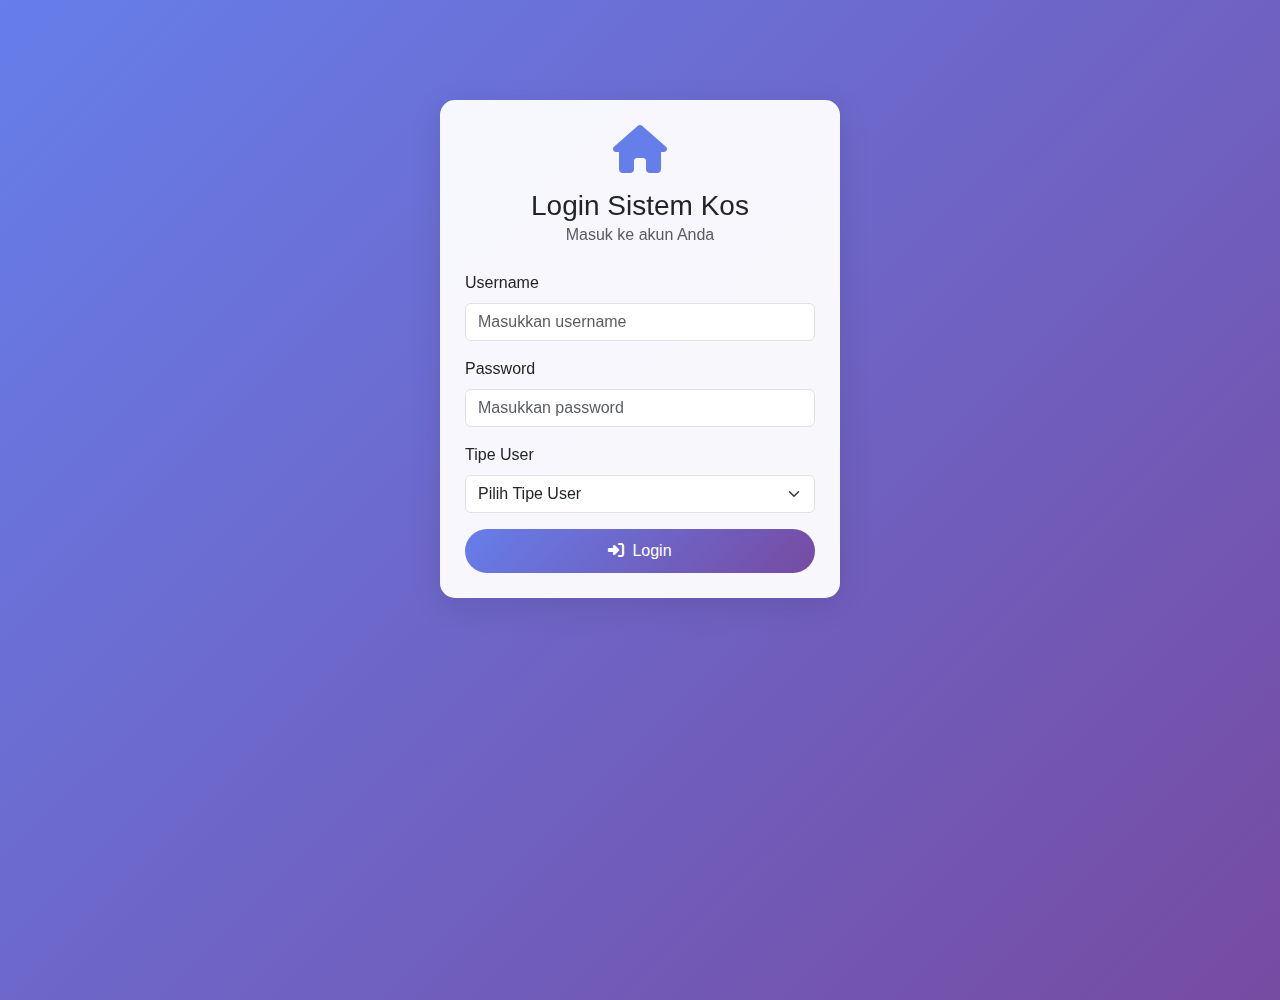
<file: index.html>
<!DOCTYPE html>
<html lang="id">
<head>
    <meta charset="UTF-8">
    <meta name="viewport" content="width=device-width, initial-scale=1.0">
    <title>Login - Sistem Manajemen Kos</title>
    <link href="https://cdnjs.cloudflare.com/ajax/libs/bootstrap/5.3.0/css/bootstrap.min.css" rel="stylesheet">
    <link href="https://cdnjs.cloudflare.com/ajax/libs/font-awesome/6.4.0/css/all.min.css" rel="stylesheet">
    <style>
        body {
            background: linear-gradient(135deg, #667eea 0%, #764ba2 100%);
            min-height: 100vh;
            font-family: 'Segoe UI', Tahoma, Geneva, Verdana, sans-serif;
        }
        .login-card {
            background: rgba(255, 255, 255, 0.95);
            border-radius: 15px;
            box-shadow: 0 8px 32px rgba(0, 0, 0, 0.1);
            backdrop-filter: blur(10px);
            border: 1px solid rgba(255, 255, 255, 0.2);
            max-width: 400px;
            margin: auto;
            margin-top: 100px;
        }
        .btn-primary {
            background: linear-gradient(135deg, #667eea 0%, #764ba2 100%);
            border: none;
            border-radius: 25px;
            padding: 10px 30px;
            font-weight: 500;
        }
        .btn-primary:hover {
            transform: translateY(-2px);
            box-shadow: 0 4px 15px rgba(102, 126, 234, 0.3);
        }
        .form-control:focus {
            border-color: #667eea;
            box-shadow: 0 0 0 0.2rem rgba(102, 126, 234, 0.25);
        }
        .form-select:focus {
            border-color: #667eea;
            box-shadow: 0 0 0 0.2rem rgba(102, 126, 234, 0.25);
        }
        .text-primary {
            color: #667eea !important;
        }
        .alert {
            border-radius: 10px;
            margin-top: 15px;
        }
    </style>
</head>
<body>
    <div class="container">
        <div class="login-card">
            <div class="card-body p-4">
                <div class="text-center mb-4">
                    <i class="fas fa-home fa-3x text-primary mb-3"></i>
                    <h3 class="card-title">Login Sistem Kos</h3>
                    <p class="text-muted">Masuk ke akun Anda</p>
                </div>
                
                <!-- Alert untuk notifikasi -->
                <div id="alertContainer"></div>
                
                <form id="loginForm">
                    <div class="mb-3">
                        <label for="username" class="form-label">Username</label>
                        <input type="text" class="form-control" id="username" required placeholder="Masukkan username">
                    </div>
                    <div class="mb-3">
                        <label for="password" class="form-label">Password</label>
                        <input type="password" class="form-control" id="password" required placeholder="Masukkan password">
                    </div>
                    <div class="mb-3">
                        <label for="userType" class="form-label">Tipe User</label>
                        <select class="form-select" id="userType" required>
                            <option value="">Pilih Tipe User</option>
                            <option value="user">Penghuni Kos</option>
                            <option value="admin">Administrator</option>
                        </select>
                    </div>
                    <button type="submit" class="btn btn-primary w-100">
                        <i class="fas fa-sign-in-alt me-2"></i>Login
                    </button>
                </form>
                
                <!-- <div class="mt-3">
                    <small class="text-muted">
                        <strong>Demo Account:</strong><br>
                        User: username "user", password "password"<br>
                        Admin: username "admin", password "password"
                    </small>
                </div> -->
            </div>
        </div>
    </div>

    <script src="https://cdnjs.cloudflare.com/ajax/libs/bootstrap/5.3.0/js/bootstrap.bundle.min.js"></script>
    <script>
        function showAlert(message, type = 'danger') {
            const alertContainer = document.getElementById('alertContainer');
            const alertHTML = `
                <div class="alert alert-${type} alert-dismissible fade show" role="alert">
                    <i class="fas fa-${type === 'success' ? 'check-circle' : 'exclamation-triangle'} me-2"></i>
                    ${message}
                    <button type="button" class="btn-close" data-bs-dismiss="alert"></button>
                </div>
            `;
            alertContainer.innerHTML = alertHTML;
            
            setTimeout(() => {
                const alert = alertContainer.querySelector('.alert');
                if (alert) {
                    alert.remove();
                }
            }, 5000);
        }

        document.getElementById('loginForm').addEventListener('submit', function(e) {
            e.preventDefault();
            
            const username = document.getElementById('username').value.trim();
            const password = document.getElementById('password').value.trim();
            const userType = document.getElementById('userType').value;

            if (!username || !password || !userType) {
                showAlert('Semua field harus diisi!');
                return;
            }

            const loginButton = this.querySelector('button[type="submit"]');
            const originalText = loginButton.innerHTML;
            
            loginButton.innerHTML = '<i class="fas fa-spinner fa-spin me-2"></i>Memproses...';
            loginButton.disabled = true;

            setTimeout(() => {
            loginButton.innerHTML = originalText;
            loginButton.disabled = false;

            if (username === 'user' && password === 'password' && userType === 'user') {
                showAlert('Login berhasil! Mengarahkan ke dashboard penghuni...', 'success');
                sessionStorage.setItem('userLoggedIn', 'true');
                sessionStorage.setItem('userType', 'user');
                setTimeout(() => {
                    window.location.href = 'beranda.html'; 
                }, 1500); 
            } else if (username === 'admin' && password === 'password' && userType === 'admin') {
                showAlert('Login berhasil! Mengarahkan ke dashboard admin...', 'success');
                sessionStorage.setItem('userLoggedIn', 'true');
                sessionStorage.setItem('userType', 'admin');
                setTimeout(() => {
                    window.location.href = 'admin.html'; 
                }, 100); 
            } else {
                showAlert('Username, password, atau tipe user tidak valid!');
            }
        }, 1000);
        });

        ['username', 'password', 'userType'].forEach(id => {
            document.getElementById(id).addEventListener('input', function() {
                const alertContainer = document.getElementById('alertContainer');
                if (alertContainer.innerHTML) {
                    alertContainer.innerHTML = '';
                }
            });
        });

        document.querySelectorAll('.form-control, .form-select').forEach(element => {
            element.addEventListener('blur', function() {
                if (this.hasAttribute('required') && !this.value.trim()) {
                    this.classList.add('is-invalid');
                } else {
                    this.classList.remove('is-invalid');
                    this.classList.add('is-valid');
                }
            });
        });
    </script>
</body>
</html>
</file>
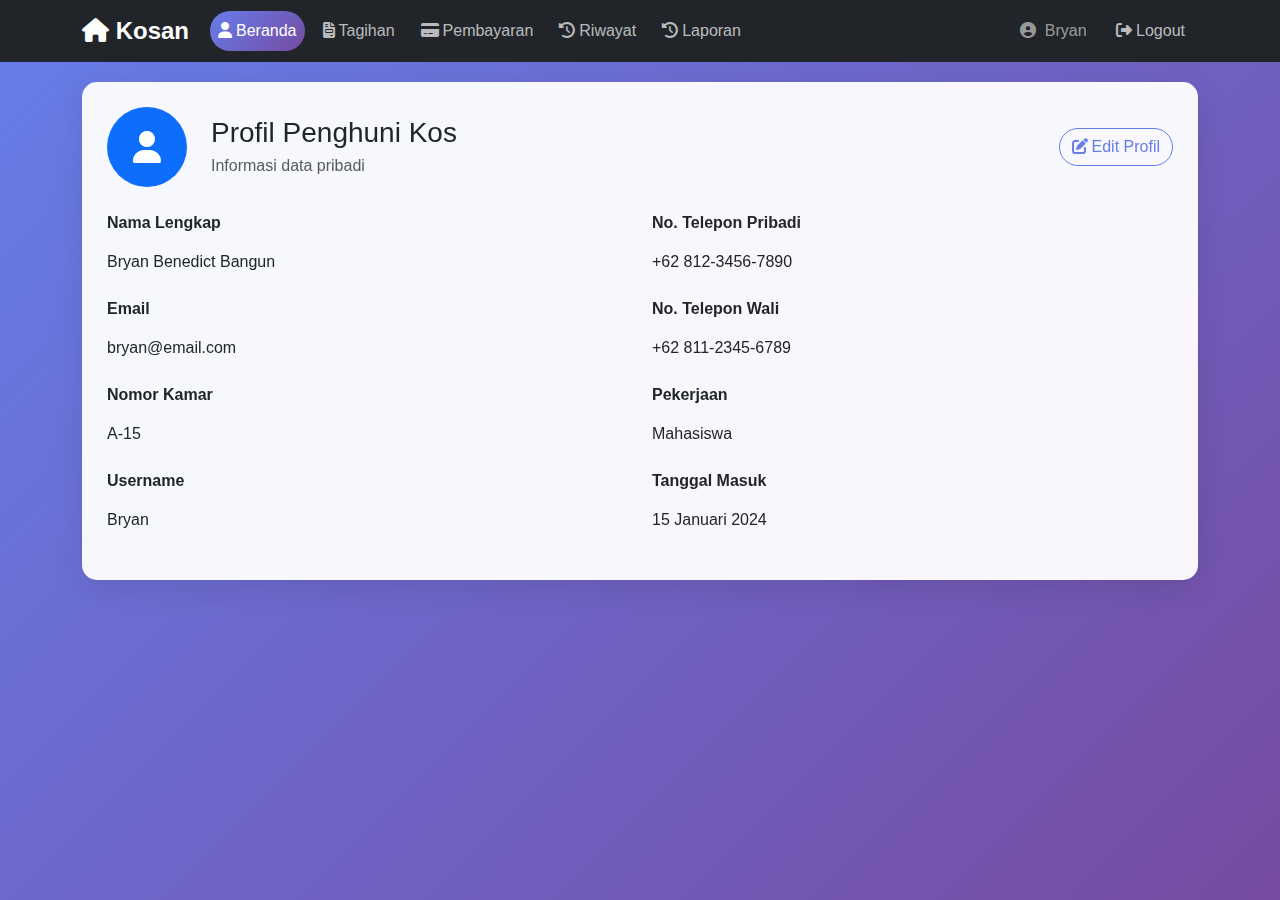
<file: beranda.html>
<!DOCTYPE html>
<html lang="id">
<head>
    <meta charset="UTF-8">
    <meta name="viewport" content="width=device-width, initial-scale=1.0">
    <title>Beranda - Sistem Kos</title>
    <link href="https://cdnjs.cloudflare.com/ajax/libs/bootstrap/5.3.0/css/bootstrap.min.css" rel="stylesheet">
    <link href="https://cdnjs.cloudflare.com/ajax/libs/font-awesome/6.4.0/css/all.min.css" rel="stylesheet">
    <style>
        body {
            background: linear-gradient(135deg, #667eea 0%, #764ba2 100%);
            min-height: 100vh;
            font-family: 'Segoe UI', Tahoma, Geneva, Verdana, sans-serif;
        }
        
        .navbar-brand {
            font-weight: bold;
            font-size: 1.5rem;
        }
        
        .main-container {
            margin-top: 20px;   
            margin-bottom: 20px;
        }
        
        .profile-card {
            background: rgba(255, 255, 255, 0.95);
            border-radius: 15px;
            box-shadow: 0 8px 32px rgba(0, 0, 0, 0.1);
            backdrop-filter: blur(10px);
            border: 1px solid rgba(255, 255, 255, 0.2);
        }
        
        .navbar-nav .nav-link {
            border-radius: 25px;
            margin: 0 5px;
            font-weight: 500;
            transition: all 0.3s ease;
            color: rgba(255,255,255,0.7);
        }
        
        .navbar-nav .nav-link.active {
            background: linear-gradient(135deg, #667eea 0%, #764ba2 100%);
            color: white !important;
        }
        
        .navbar-nav .nav-link:hover {
            background-color: rgba(102, 126, 234, 0.1);
            color: white;
        }
        
        .btn-primary {
            background: linear-gradient(135deg, #667eea 0%, #764ba2 100%);
            border: none;
            border-radius: 25px;
            padding: 10px 30px;
            font-weight: 500;
            transition: all 0.3s ease;
        }
        
        .btn-primary:hover {
            transform: translateY(-2px);
            box-shadow: 0 4px 15px rgba(102, 126, 234, 0.3);
        }
        
        .btn-outline-primary {
            color: #667eea;
            border-color: #667eea;
            border-radius: 25px;
        }
        
        .btn-outline-primary:hover {
            background: linear-gradient(135deg, #667eea 0%, #764ba2 100%);
            color: white;
            border-color: #667eea;
        }
        
        .form-control:focus, .form-select:focus {
            border-color: #667eea;
            box-shadow: 0 0 0 0.2rem rgba(102, 126, 234, 0.25);
        }
    </style>
</head>
<body>
    <nav class="navbar navbar-expand-lg navbar-dark bg-dark">
        <div class="container">
            <a class="navbar-brand" href="#"><i class="fas fa-home"></i> Kosan</a>
            <button class="navbar-toggler" type="button" data-bs-toggle="collapse" data-bs-target="#navbarNav">
                <span class="navbar-toggler-icon"></span>
            </button>
            <div class="collapse navbar-collapse" id="navbarNav">
                <ul class="navbar-nav me-auto">
                    <li class="nav-item">
                        <a class="nav-link active" href="beranda.html">
                            <i class="fas fa-user me-1"></i>Beranda
                        </a>
                    </li>
                    <li class="nav-item">
                        <a class="nav-link" href="tagihan.html">
                            <i class="fas fa-file-invoice me-1"></i>Tagihan
                        </a>
                    </li>
                    <li class="nav-item">
                        <a class="nav-link" href="pembayaran.html">
                            <i class="fas fa-credit-card me-1"></i>Pembayaran
                        </a>
                    </li>
                    <li class="nav-item">
                        <a class="nav-link" href="riwayat.html">
                            <i class="fas fa-history me-1"></i>Riwayat
                        </a>
                    </li>
                    <li class="nav-item">
                        <a class="nav-link" href="laporan.html">
                            <i class="fas fa-history me-1"></i>Laporan
                        </a>
                    </li>
                </ul>
                <div class="navbar-nav">
                    <span class="navbar-text me-3">
                        <i class="fas fa-user-circle me-1"></i>
                        <span id="currentUser">Bryan</span>
                    </span>
                    <a class="nav-link" href="#" onclick="logout()">
                        <i class="fas fa-sign-out-alt"></i> Logout
                    </a>
                </div>
            </div>
        </div>
    </nav>

    <div class="container main-container">
        <div class="profile-card">
            <div class="card-body p-4">
                <div class="row align-items-center mb-4">
                    <div class="col-auto">
                        <div class="bg-primary rounded-circle d-flex align-items-center justify-content-center" 
                             style="width: 80px; height: 80px;">
                            <i class="fas fa-user fa-2x text-white"></i>
                        </div>
                    </div>
                    <div class="col">
                        <h3 class="mb-1">Profil Penghuni Kos</h3>
                        <p class="text-muted mb-0">Informasi data pribadi</p>
                    </div>
                    <div class="col-auto">
                        <button class="btn btn-outline-primary" id="editProfileBtn" onclick="toggleEditProfile()">
                            <i class="fas fa-edit me-1"></i>Edit Profil
                        </button>
                        <button class="btn btn-success me-2" id="saveProfileBtn" onclick="saveProfile()" style="display: none;">
                            <i class="fas fa-save me-1"></i>Simpan
                        </button>
                        <button class="btn btn-secondary" id="cancelProfileBtn" onclick="cancelEditProfile()" style="display: none;">
                            <i class="fas fa-times me-1"></i>Batal
                        </button>
                    </div>
                </div>
                
                <div id="profileViewMode">
                    <div class="row">
                        <div class="col-md-6">
                            <div class="mb-3">
                                <label class="form-label fw-bold">Nama Lengkap</label>
                                <p class="form-control-plaintext" id="displayName">Bryan Benedict Bangun</p>
                            </div>
                            <div class="mb-3">
                                <label class="form-label fw-bold">Email</label>
                                <p class="form-control-plaintext" id="displayEmail">bryan@gmail.com</p>
                            </div>
                            <div class="mb-3">
                                <label class="form-label fw-bold">Nomor Kamar</label>
                                <p class="form-control-plaintext" id="displayRoom">A-15</p>
                            </div>
                            <div class="mb-3">
                                <label class="form-label fw-bold">Username</label>
                                <p class="form-control-plaintext" id="displayUsername">Bryan</p>
                            </div>
                        </div>
                        <div class="col-md-6">
                            <div class="mb-3">
                                <label class="form-label fw-bold">No. Telepon Pribadi</label>
                                <p class="form-control-plaintext" id="displayPhone">+62 812-3456-7890</p>
                            </div>
                            <div class="mb-3">
                                <label class="form-label fw-bold">No. Telepon Wali</label>
                                <p class="form-control-plaintext" id="displayGuardianPhone">+62 811-2345-6789</p>
                            </div>
                            <div class="mb-3">
                                <label class="form-label fw-bold">Pekerjaan</label>
                                <p class="form-control-plaintext" id="displayJob">Mahasiswa</p>
                            </div>
                            <div class="mb-3">
                                <label class="form-label fw-bold">Tanggal Masuk</label>
                                <p class="form-control-plaintext" id="displayJoinDate">15 Januari 2024</p>
                            </div>
                        </div>
                    </div>
                </div>

                <div id="profileEditMode" style="display: none;">
                    <form id="profileForm">
                        <div class="row">
                            <div class="col-md-6">
                                <div class="mb-3">
                                    <label class="form-label fw-bold">Nama Lengkap</label>
                                    <input type="text" class="form-control" id="editName" required>
                                </div>
                                <div class="mb-3">
                                    <label class="form-label fw-bold">Email</label>
                                    <input type="email" class="form-control" id="editEmail" required>
                                </div>
                                <div class="mb-3">
                                    <label class="form-label fw-bold">Nomor Kamar</label>
                                    <input type="text" class="form-control" id="editRoom" readonly style="background-color: #f8f9fa;">
                                    <small class="form-text text-muted">Nomor kamar tidak dapat diubah</small>
                                </div>
                                <div class="mb-3">
                                    <label class="form-label fw-bold">Username</label>
                                    <input type="text" class="form-control" id="editUsername" required>
                                </div>
                            </div>
                            <div class="col-md-6">
                                <div class="mb-3">
                                    <label class="form-label fw-bold">No. Telepon Pribadi</label>
                                    <input type="tel" class="form-control" id="editPhone" required>
                                </div>
                                <div class="mb-3">
                                    <label class="form-label fw-bold">No. Telepon Wali</label>
                                    <input type="tel" class="form-control" id="editGuardianPhone" required>
                                </div>
                                <div class="mb-3">
                                    <label class="form-label fw-bold">Pekerjaan</label>
                                    <select class="form-select" id="editJob" required>
                                        <option value="Mahasiswa">Mahasiswa</option>
                                        <option value="Karyawan">Karyawan</option>
                                        <option value="Freelancer">Freelancer</option>
                                        <option value="Wiraswasta">Wiraswasta</option>
                                        <option value="Lainnya">Lainnya</option>
                                    </select>
                                </div>
                                <div class="mb-3">
                                    <label class="form-label fw-bold">Tanggal Masuk</label>
                                    <input type="date" class="form-control" id="editJoinDate" readonly style="background-color: #f8f9fa;">
                                    <small class="form-text text-muted">Tanggal masuk tidak dapat diubah</small>
                                </div>
                            </div>
                        </div>
                    </form>
                </div>
            </div>
        </div>
    </div>

    <script src="https://cdnjs.cloudflare.com/ajax/libs/bootstrap/5.3.0/js/bootstrap.bundle.min.js"></script>
    <script>
        let originalProfileData = {}; 
        let userProfile = {
            name: 'Bryan Benedict Bangun',
            email: 'bryan@email.com',
            room: 'A-15',
            username: 'Bryan',
            phone: '+62 812-3456-7890',
            guardianPhone: '+62 811-2345-6789',
            job: 'Mahasiswa',
            joinDate: '2024-01-15' 
        };

        function formatDisplayDate(dateString) {
            if (!dateString) return '-';
            const [year, month, day] = dateString.split('-');
            const dateObj = new Date(year, month - 1, day);
            return dateObj.toLocaleDateString('id-ID', { day: 'numeric', month: 'long', year: 'numeric' });
        }

        function loadProfileData() {
            document.getElementById('currentUser').textContent = userProfile.name.split(' ')[0]; 
            
            document.getElementById('displayName').textContent = userProfile.name;
            document.getElementById('displayEmail').textContent = userProfile.email;
            document.getElementById('displayRoom').textContent = userProfile.room;
            document.getElementById('displayUsername').textContent = userProfile.username;
            document.getElementById('displayPhone').textContent = userProfile.phone;
            document.getElementById('displayGuardianPhone').textContent = userProfile.guardianPhone;
            document.getElementById('displayJob').textContent = userProfile.job;
            document.getElementById('displayJoinDate').textContent = formatDisplayDate(userProfile.joinDate);

            originalProfileData = JSON.parse(JSON.stringify(userProfile)); 
        }

        function toggleEditProfile() {
            const viewMode = document.getElementById('profileViewMode');
            const editMode = document.getElementById('profileEditMode');
            const editBtn = document.getElementById('editProfileBtn');
            const saveBtn = document.getElementById('saveProfileBtn');
            const cancelBtn = document.getElementById('cancelProfileBtn');

            if (viewMode.style.display !== 'none') { 
                viewMode.style.display = 'none';
                editMode.style.display = 'block';
                editBtn.style.display = 'none';
                saveBtn.style.display = 'inline-block';
                cancelBtn.style.display = 'inline-block';

                document.getElementById('editName').value = userProfile.name;
                document.getElementById('editEmail').value = userProfile.email;
                document.getElementById('editRoom').value = userProfile.room;
                document.getElementById('editUsername').value = userProfile.username;
                document.getElementById('editPhone').value = userProfile.phone;
                document.getElementById('editGuardianPhone').value = userProfile.guardianPhone;
                document.getElementById('editJob').value = userProfile.job;
                document.getElementById('editJoinDate').value = userProfile.joinDate; 
            } else { 
                viewMode.style.display = 'block';
                editMode.style.display = 'none';
                editBtn.style.display = 'inline-block';
                saveBtn.style.display = 'none';
                cancelBtn.style.display = 'none';
                loadProfileData();
            }
        }

        function saveProfile() {
            if (!document.getElementById('profileForm').checkValidity()) {
                document.getElementById('profileForm').reportValidity();
                return;
            }
            
            userProfile.name = document.getElementById('editName').value;
            userProfile.email = document.getElementById('editEmail').value;
            userProfile.username = document.getElementById('editUsername').value;
            userProfile.phone = document.getElementById('editPhone').value;
            userProfile.guardianPhone = document.getElementById('editGuardianPhone').value;
            userProfile.job = document.getElementById('editJob').value;

            localStorage.setItem('userProfile', JSON.stringify(userProfile));

            alert('Profil berhasil diperbarui!');
            toggleEditProfile(); 
        }

        function cancelEditProfile() {
            userProfile = JSON.parse(JSON.stringify(originalProfileData));
            toggleEditProfile();
        }

        function logout() {
            localStorage.clear();
            alert('Anda telah logout.');
            window.location.href = 'index.html'; 
        }

        document.addEventListener('DOMContentLoaded', function() {
            const savedProfile = localStorage.getItem('userProfile');
            if (savedProfile) {
                userProfile = JSON.parse(savedProfile);
            }
            
            loadProfileData();
        });
    </script>
</body>
</html>
</file>
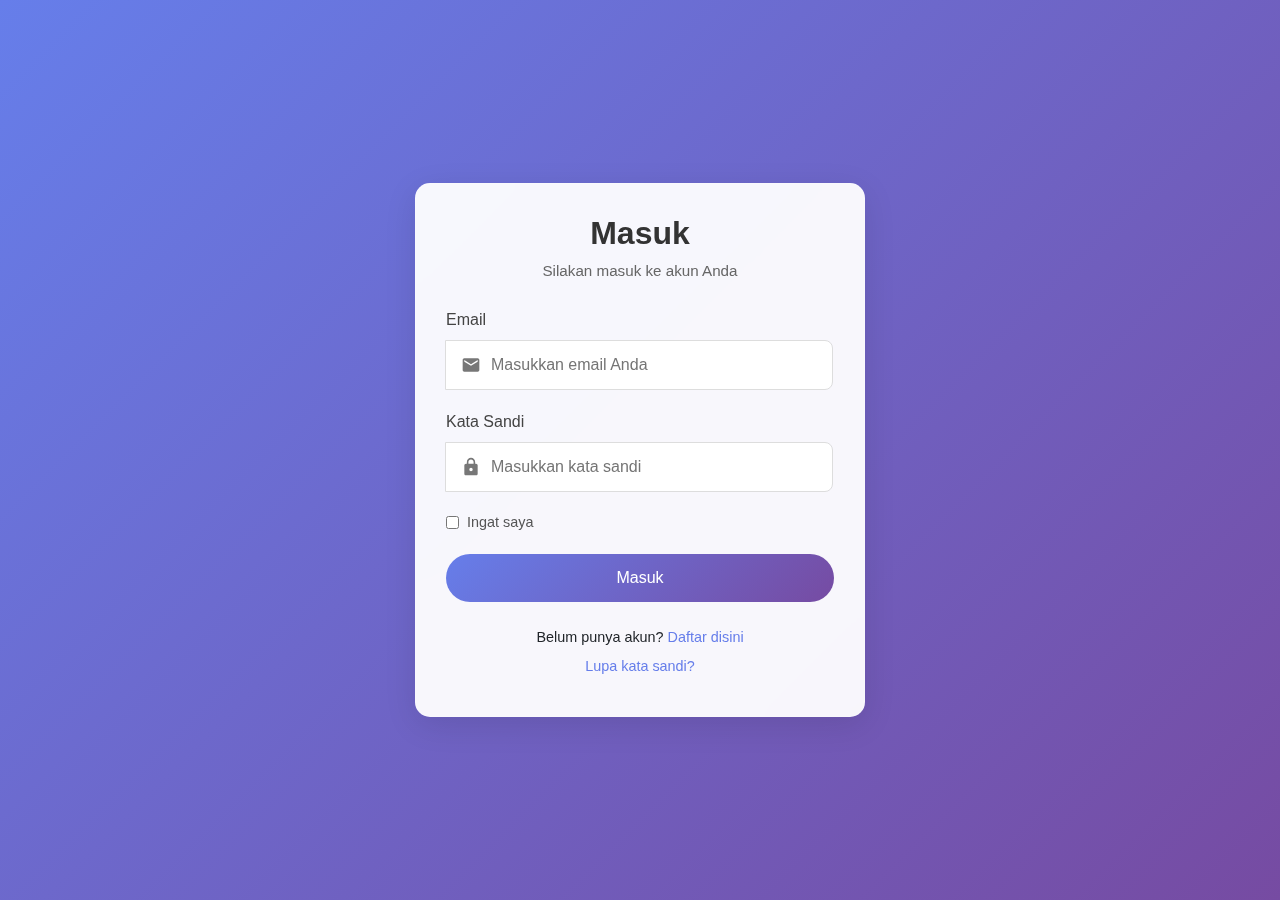
<file: login.html>
<!DOCTYPE html>
<html lang="id">
<head>
    <meta charset="UTF-8">
    <meta name="viewport" content="width=device-width, initial-scale=1.0">
    <title>Masuk - Sistem Kos</title>
    <link href="https://cdnjs.cloudflare.com/ajax/libs/bootstrap/5.3.0/css/bootstrap.min.css" rel="stylesheet">
    <link href="https://cdnjs.cloudflare.com/ajax/libs/font-awesome/6.4.0/css/all.min.css" rel="stylesheet">
    <style>
        body {
            background: linear-gradient(135deg, #667eea 0%, #764ba2 100%);
            min-height: 100vh;
            display: flex;
            align-items: center;
            justify-content: center;
            font-family: 'Segoe UI', Tahoma, Geneva, Verdana, sans-serif;
            padding: 20px;
        }
        .login-container {
            background: rgba(255, 255, 255, 0.95);
            border-radius: 15px;
            box-shadow: 0 8px 32px rgba(0, 0, 0, 0.1);
            backdrop-filter: blur(10px);
            border: 1px solid rgba(255, 255, 255, 0.2);
            max-width: 450px;
            width: 100%;
        }
        .login-form {
            padding: 30px;
        }
        .login-header {
            text-align: center;
            margin-bottom: 25px;
        }
        .login-header h2 {
            color: #333;
            font-weight: 600;
        }
        .login-header p {
            color: #666;
            font-size: 0.95rem;
        }
        .form-group {
            margin-bottom: 20px;
        }
        .form-label {
            font-weight: 500;
            color: #444;
            margin-bottom: 8px;
            display: block;
        }
        .input-group {
            position: relative;
            display: flex;
            align-items: center;
        }
        .input-icon {
            position: absolute;
            left: 15px;
            top: 50%;
            transform: translateY(-50%);
            width: 20px;
            height: 20px;
            color: #777;
        }
        .form-input {
            width: 100%;
            padding: 12px 15px 12px 45px; /* Add padding for icon */
            border: 1px solid #ddd;
            border-radius: 8px;
            font-size: 1rem;
            transition: border-color 0.2s ease, box-shadow 0.2s ease;
        }
        .form-input:focus {
            border-color: #667eea;
            box-shadow: 0 0 0 0.2rem rgba(102, 126, 234, 0.25);
            outline: none;
        }
        .checkbox-group {
            display: flex;
            align-items: center;
            margin-bottom: 20px;
        }
        .checkbox {
            margin-right: 8px;
        }
        .checkbox-label {
            font-size: 0.9rem;
            color: #555;
        }
        .btn-primary {
            background: linear-gradient(135deg, #667eea 0%, #764ba2 100%);
            border: none;
            border-radius: 25px;
            padding: 12px 30px;
            font-weight: 500;
            width: 100%;
            transition: transform 0.2s ease, box-shadow 0.2s ease;
        }
        .btn-primary:hover {
            transform: translateY(-2px);
            box-shadow: 0 4px 15px rgba(102, 126, 234, 0.3);
        }
        .form-links {
            text-align: center;
            margin-top: 25px;
        }
        .form-links p {
            margin-bottom: 8px;
            font-size: 0.9rem;
        }
        .form-links a {
            color: #667eea;
            text-decoration: none;
            font-weight: 500;
        }
        .form-links a:hover {
            text-decoration: underline;
        }
    </style>
</head>
<body>
    <div class="login-container">
        <div class="login-form">
            <div class="login-header">
                <h2>Masuk</h2>
                <p>Silakan masuk ke akun Anda</p>
            </div>
            
            <form action="#" method="post">
                <div class="form-group">
                    <label for="email" class="form-label">Email</label>
                    <div class="input-group">
                        <svg class="input-icon" viewBox="0 0 24 24" fill="currentColor">
                            <path d="M20 4H4c-1.1 0-1.99.9-1.99 2L2 18c0 1.1.9 2 2 2h16c1.1 0 2-.9 2-2V6c0-1.1-.9-2-2-2zm0 4l-8 5-8-5V6l8 5 8-5v2z"/>
                        </svg>
                        <input type="email" name="email" class="form-input" value="" id="email" placeholder="Masukkan email Anda">
                    </div>
                </div>    
                
                <div class="form-group">
                    <label for="password" class="form-label">Kata Sandi</label>
                    <div class="input-group">
                        <svg class="input-icon" viewBox="0 0 24 24" fill="currentColor">
                            <path d="M18,8h-1V6c0-2.76-2.24-5-5-5S7,3.24,7,6v2H6c-1.1,0-2,0.9-2,2v10c0,1.1,0.9,2,2,2h12c1.1,0,2-0.9,2-2V10C20,8.9,19.1,8,18,8z M12,17c-1.1,0-2-0.9-2-2s0.9-2,2-2s2,0.9,2,2S13.1,17,12,17z M15.1,8H8.9V6c0-1.71,1.39-3.1,3.1-3.1s3.1,1.39,3.1,3.1V8z"/>
                        </svg>
                        <input type="password" name="password" class="form-input" id="password" placeholder="Masukkan kata sandi">
                    </div>
                </div>
                
                <div class="checkbox-group">
                    <input type="checkbox" class="checkbox" id="remember">
                    <label class="checkbox-label" for="remember">Ingat saya</label>
                </div>
                
                <button type="submit" class="btn btn-primary w-100">Masuk</button>
            </form>
            
            <div class="form-links">
                <p>Belum punya akun? <a href="signup.html">Daftar disini</a></p>
                
                <p><a href="forgot_password.php">Lupa kata sandi?</a></p>
            </div>
        </div>
    </div>

    <script src="https://cdnjs.cloudflare.com/ajax/libs/bootstrap/5.3.0/js/bootstrap.bundle.min.js"></script>
</body>
</html>
</file>
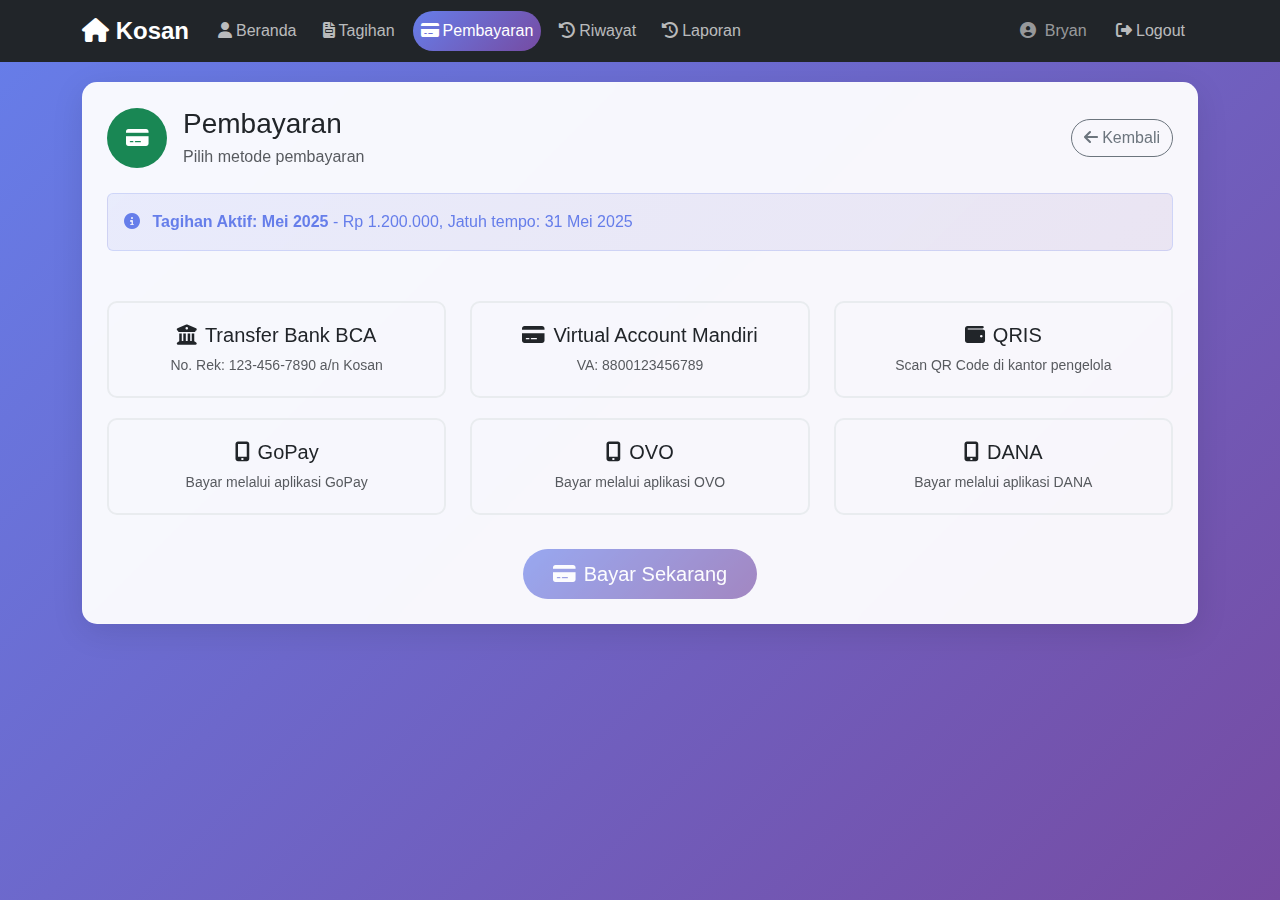
<file: pembayaran.html>
<!DOCTYPE html>
<html lang="id">
<head>
    <meta charset="UTF-8">
    <meta name="viewport" content="width=device-width, initial-scale=1.0">
    <title>Pembayaran - Sistem Kos</title>
    <link href="https://cdnjs.cloudflare.com/ajax/libs/bootstrap/5.3.0/css/bootstrap.min.css" rel="stylesheet">
    <link href="https://cdnjs.cloudflare.com/ajax/libs/font-awesome/6.4.0/css/all.min.css" rel="stylesheet">
    <style>
        body {
            background: linear-gradient(135deg, #667eea 0%, #764ba2 100%);
            min-height: 100vh;
            font-family: 'Segoe UI', Tahoma, Geneva, Verdana, sans-serif;
        }
        
        .navbar-brand {
            font-weight: bold;
            font-size: 1.5rem;
        }
        
        .main-container {
            margin-top: 20px;
            margin-bottom: 20px;
        }
        
        .profile-card {
            background: rgba(255, 255, 255, 0.95);
            border-radius: 15px;
            box-shadow: 0 8px 32px rgba(0, 0, 0, 0.1);
            backdrop-filter: blur(10px);
            border: 1px solid rgba(255, 255, 255, 0.2);
        }
        
        .navbar-nav .nav-link {
            border-radius: 25px;
            margin: 0 5px;
            font-weight: 500;
            transition: all 0.3s ease;
            color: rgba(255,255,255,0.7);
        }
        
        .navbar-nav .nav-link.active {
            background: linear-gradient(135deg, #667eea 0%, #764ba2 100%);
            color: white !important;
        }
        
        .navbar-nav .nav-link:hover {
            background-color: rgba(102, 126, 234, 0.1);
            color: white;
        }
        
        .payment-option {
            border: 2px solid #e9ecef;
            border-radius: 10px;
            padding: 20px;
            margin: 10px 0;
            cursor: pointer;
            transition: all 0.3s ease;
        }
        
        .payment-option:hover {
            border-color: #667eea;
            transform: translateY(-2px);
            box-shadow: 0 4px 15px rgba(102, 126, 234, 0.2);
        }
        
        .payment-option.selected {
            border-color: #667eea;
            background-color: rgba(102, 126, 234, 0.1);
        }
        
        .btn-primary {
            background: linear-gradient(135deg, #667eea 0%, #764ba2 100%);
            border: none;
            border-radius: 25px;
            padding: 10px 30px;
            font-weight: 500;
            transition: all 0.3s ease;
        }
        
        .btn-primary:hover {
            transform: translateY(-2px);
            box-shadow: 0 4px 15px rgba(102, 126, 234, 0.3);
        }
        
        .btn-outline-secondary {
            color: #6c757d;
            border-color: #6c757d;
            border-radius: 25px;
        }
        
        .btn-outline-secondary:hover {
            background-color: #6c757d;
            color: white;
            border-color: #6c757d;
        }
        
        .alert-info {
            background: linear-gradient(135deg, rgba(102, 126, 234, 0.1) 0%, rgba(118, 75, 162, 0.1) 100%);
            border: 1px solid rgba(102, 126, 234, 0.2);
            color: #667eea;
        }
        
        .alert-success {
            background: linear-gradient(135deg, rgba(40, 167, 69, 0.1) 0%, rgba(25, 135, 84, 0.1) 100%);
            border: 1px solid rgba(40, 167, 69, 0.2);
            color: #28a745;
        }
    </style>
</head>
<body>
    <nav class="navbar navbar-expand-lg navbar-dark bg-dark">
        <div class="container">
            <a class="navbar-brand" href="#"><i class="fas fa-home"></i> Kosan</a>
            <button class="navbar-toggler" type="button" data-bs-toggle="collapse" data-bs-target="#navbarNav">
                <span class="navbar-toggler-icon"></span>
            </button>
            <div class="collapse navbar-collapse" id="navbarNav">
                <ul class="navbar-nav me-auto">
                    <li class="nav-item">
                        <a class="nav-link" href="beranda.html">
                            <i class="fas fa-user me-1"></i>Beranda
                        </a>
                    </li>
                    <li class="nav-item">
                        <a class="nav-link" href="tagihan.html">
                            <i class="fas fa-file-invoice me-1"></i>Tagihan
                        </a>
                    </li>
                    <li class="nav-item">
                        <a class="nav-link active" href="pembayaran.html">
                            <i class="fas fa-credit-card me-1"></i>Pembayaran
                        </a>
                    </li>
                    <li class="nav-item">
                        <a class="nav-link" href="riwayat.html">
                            <i class="fas fa-history me-1"></i>Riwayat
                        </a>
                    </li>
                    <li class="nav-item">
                        <a class="nav-link" href="laporan.html">
                            <i class="fas fa-history me-1"></i>Laporan
                        </a>
                    </li>
                </ul>
                <div class="navbar-nav">
                    <span class="navbar-text me-3">
                        <i class="fas fa-user-circle me-1"></i>
                        <span id="currentUser">Bryan</span>
                    </span>
                    <a class="nav-link" href="#" onclick="logout()">
                        <i class="fas fa-sign-out-alt"></i> Logout
                    </a>
                </div>
            </div>
        </div>
    </nav>

    <div class="container main-container">
        <div class="profile-card">
            <div class="card-body p-4">
                <div class="d-flex align-items-center mb-4">
                    <div class="bg-success rounded-circle d-flex align-items-center justify-content-center me-3" 
                         style="width: 60px; height: 60px;">
                        <i class="fas fa-credit-card fa-lg text-white"></i>
                    </div>
                    <div>
                        <h3 class="mb-1">Pembayaran</h3>
                        <p class="text-muted mb-0">Pilih metode pembayaran</p>
                    </div>
                    <div class="ms-auto">
                        <a href="beranda.html" class="btn btn-outline-secondary">
                            <i class="fas fa-arrow-left me-1"></i>Kembali
                        </a>
                    </div>
                </div>

                <div class="row mb-4">
                    <div class="col-12">
                        <div class="alert alert-info" id="activePaymentAlert">
                            <i class="fas fa-info-circle me-2"></i>
                            <strong>Tagihan Aktif:</strong> <span id="activeBillText">Memuat informasi tagihan...</span>
                        </div>
                    </div>
                </div>

                <div id="paymentMethodsContainer" class="mb-4">
                    <!-- Payment methods will be loaded here -->
                </div>

                <div id="paymentSuccessAlert" class="alert alert-success d-none mb-4">
                    <i class="fas fa-check-circle me-2"></i>
                    <span id="successMessage"></span>
                </div>

                <div class="text-center mt-4">
                    <button class="btn btn-primary btn-lg" id="payButton" disabled onclick="processPayment()">
                        <i class="fas fa-credit-card me-2"></i>Bayar Sekarang
                    </button>
                </div>
            </div>
        </div>
    </div>

    <script src="https://cdnjs.cloudflare.com/ajax/libs/bootstrap/5.3.0/js/bootstrap.bundle.min.js"></script>
    <script>
        let selectedPaymentMethod = null;
        let billsData = [];
        
        function loadBillsData() {
            const storedBills = localStorage.getItem('billsData');
            if (storedBills) {
                billsData = JSON.parse(storedBills);
            } else {
                billsData = [
                    {
                        id: 1,
                        month: 'Mei 2025',
                        amount: 1200000,
                        dueDate: '2025-05-31',
                        status: 'unpaid',
                        paidDate: null
                    },
                    {
                        id: 2,
                        month: 'April 2025',
                        amount: 1200000,
                        dueDate: '2025-04-30',
                        status: 'paid',
                        paidDate: '2025-04-28'
                    },
                    {
                        id: 3,
                        month: 'Maret 2025',
                        amount: 1200000,
                        dueDate: '2025-03-31',
                        status: 'paid',
                        paidDate: '2025-03-25'
                    },
                    {
                        id: 4,
                        month: 'Februari 2025',
                        amount: 1200000,
                        dueDate: '2025-02-28',
                        status: 'paid',
                        paidDate: '2025-02-26'
                    },
                    {
                        id: 5,
                        month: 'Januari 2025',
                        amount: 1200000,
                        dueDate: '2025-01-31',
                        status: 'paid',
                        paidDate: '2025-01-29'
                    }
                ];
                localStorage.setItem('billsData', JSON.stringify(billsData));
            }
        }

        function formatCurrency(amount) {
            return new Intl.NumberFormat('id-ID', { style: 'currency', currency: 'IDR', minimumFractionDigits: 0 }).format(amount);
        }

        function formatDisplayDate(dateString) {
            if (!dateString) return '-';
            const [year, month, day] = dateString.split('-');
            const dateObj = new Date(year, month - 1, day);
            return dateObj.toLocaleDateString('id-ID', { day: 'numeric', month: 'long', year: 'numeric' });
        }

        function updatePaymentStatus() {
            const activeBill = billsData.find(bill => bill.status === 'unpaid');
            const activeBillText = document.getElementById('activeBillText');
            const payButton = document.getElementById('payButton');
            const paymentMethodsContainer = document.getElementById('paymentMethodsContainer');

            if (activeBill) {
                activeBillText.innerHTML = `<strong>${activeBill.month}</strong> - ${formatCurrency(activeBill.amount)}, Jatuh tempo: ${formatDisplayDate(activeBill.dueDate)}`;
                loadPaymentMethods();
                payButton.disabled = selectedPaymentMethod === null;
            } else {
                activeBillText.textContent = 'Tidak ada tagihan yang belum dibayar saat ini.';
                paymentMethodsContainer.innerHTML = '<div class="text-center"><p class="text-muted">Semua tagihan sudah lunas.</p><a href="riwayat.html" class="btn btn-primary">Lihat Riwayat Pembayaran</a></div>';
                payButton.disabled = true;
                selectedPaymentMethod = null;
            }
        }

        function loadPaymentMethods() {
            const container = document.getElementById('paymentMethodsContainer');
            container.innerHTML = '';
            const payButton = document.getElementById('payButton');

            const methods = [
                { name: 'Transfer Bank BCA', icon: 'fa-university', details: 'No. Rek: 123-456-7890 a/n Kosan' },
                { name: 'Virtual Account Mandiri', icon: 'fa-credit-card', details: 'VA: 8800123456789' },
                { name: 'QRIS', icon: 'fa-wallet', details: 'Scan QR Code di kantor pengelola' },
                { name: 'GoPay', icon: 'fa-mobile-alt', details: 'Bayar melalui aplikasi GoPay' },
                { name: 'OVO', icon: 'fa-mobile-alt', details: 'Bayar melalui aplikasi OVO' },
                { name: 'DANA', icon: 'fa-mobile-alt', details: 'Bayar melalui aplikasi DANA' }
            ];

            const row = document.createElement('div');
            row.className = 'row';

            methods.forEach(method => {
                const col = document.createElement('div');
                col.className = 'col-md-6 col-lg-4';
                const optionDiv = document.createElement('div');
                optionDiv.className = 'payment-option text-center';
                optionDiv.innerHTML = `
                    <h5><i class="fas ${method.icon} me-2"></i>${method.name}</h5>
                    <p class="small text-muted mb-0">${method.details}</p>
                `;
                optionDiv.onclick = () => {
                    document.querySelectorAll('.payment-option').forEach(opt => opt.classList.remove('selected'));
                    optionDiv.classList.add('selected');
                    selectedPaymentMethod = method.name;
                    payButton.disabled = false;
                };
                col.appendChild(optionDiv);
                row.appendChild(col);
            });
            container.appendChild(row);
        }

        function processPayment() {
            if (!selectedPaymentMethod) {
                alert('Silakan pilih metode pembayaran terlebih dahulu.');
                return;
            }

            const billToPay = billsData.find(bill => bill.status === 'unpaid');
            if (billToPay) {
                billToPay.status = 'paid';
                const today = new Date();
                billToPay.paidDate = `${today.getFullYear()}-${String(today.getMonth() + 1).padStart(2, '0')}-${String(today.getDate()).padStart(2, '0')}`;
                
                localStorage.setItem('billsData', JSON.stringify(billsData));
                
                const successAlert = document.getElementById('paymentSuccessAlert');
                const successMessage = document.getElementById('successMessage');
                successMessage.textContent = `Pembayaran untuk tagihan ${billToPay.month} sebesar ${formatCurrency(billToPay.amount)} dengan metode ${selectedPaymentMethod} berhasil!`;
                successAlert.classList.remove('d-none');
                
                selectedPaymentMethod = null;
                updatePaymentStatus();
                
                setTimeout(() => {
                    window.location.href = 'riwayat.html';
                }, 3000);
                
            } else {
                alert('Tidak ada tagihan yang perlu dibayar.');
            }
        }

        function logout() {
            localStorage.removeItem('userLoggedIn');
            localStorage.removeItem('userType');
            alert('Anda telah logout.');
            window.location.href = 'index.html';
        }

        document.addEventListener('DOMContentLoaded', function() {
            loadBillsData();
            updatePaymentStatus();
        });
    </script>
</body>
</html>
</file>
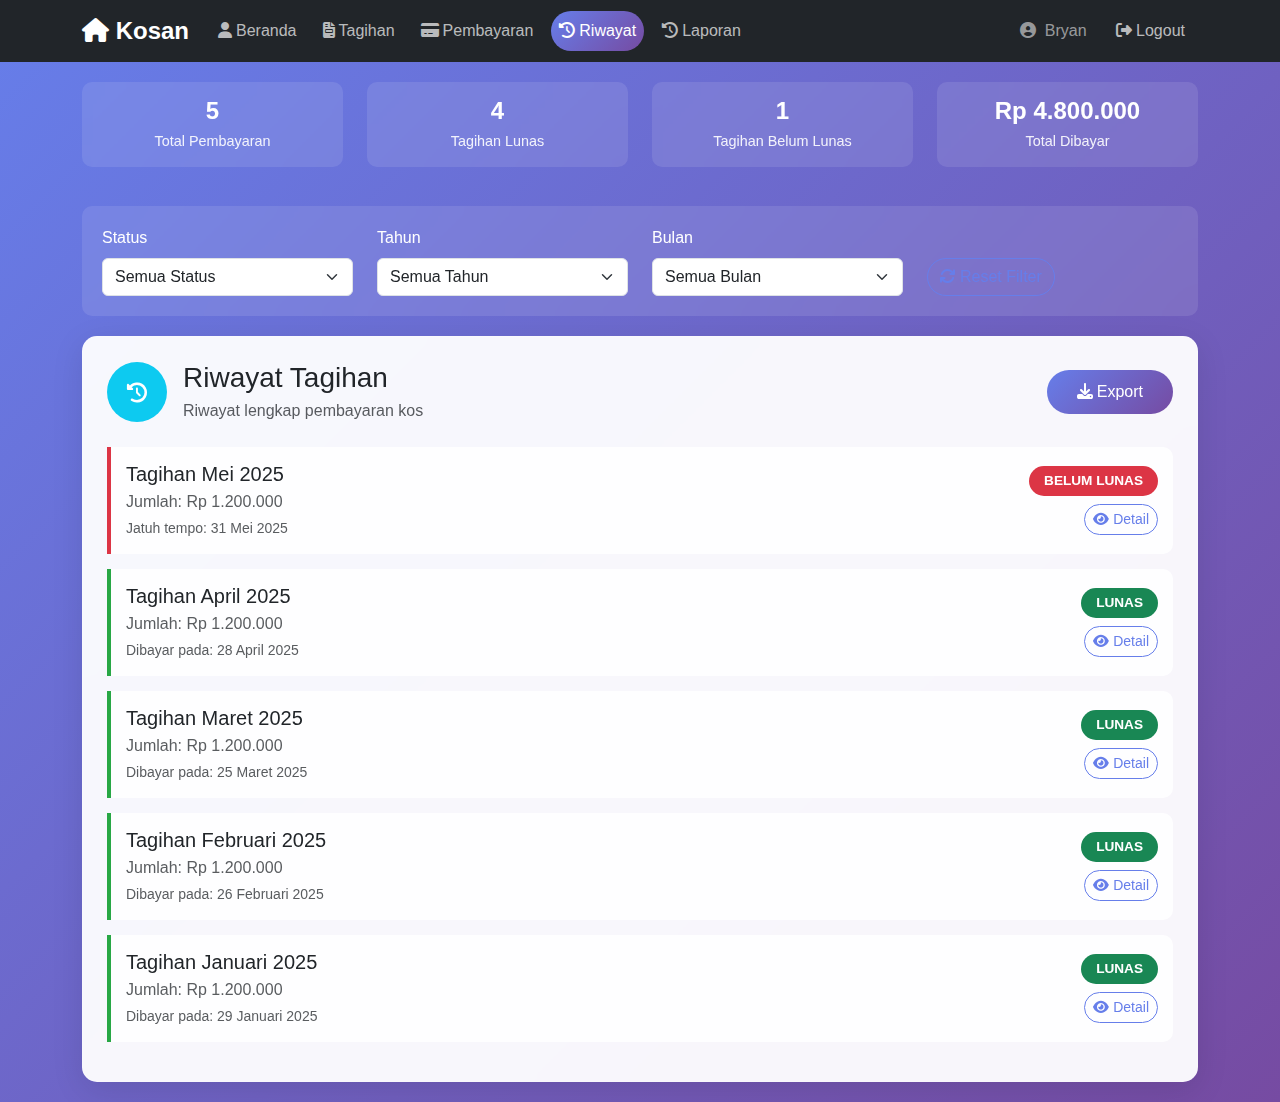
<file: riwayat.html>
<!DOCTYPE html>
<html lang="id">
<head>
    <meta charset="UTF-8">
    <meta name="viewport" content="width=device-width, initial-scale=1.0">
    <title>Riwayat Pembayaran - Sistem Kos</title>
    <link href="https://cdnjs.cloudflare.com/ajax/libs/bootstrap/5.3.0/css/bootstrap.min.css" rel="stylesheet">
    <link href="https://cdnjs.cloudflare.com/ajax/libs/font-awesome/6.4.0/css/all.min.css" rel="stylesheet">
    <style>
        body {
            background: linear-gradient(135deg, #667eea 0%, #764ba2 100%);
            min-height: 100vh;
            font-family: 'Segoe UI', Tahoma, Geneva, Verdana, sans-serif;
        }
        
        .navbar-brand {
            font-weight: bold;
            font-size: 1.5rem;
        }
        
        .main-container {
            margin-top: 20px;
            margin-bottom: 20px;
        }
        
        .profile-card {
            background: rgba(255, 255, 255, 0.95);
            border-radius: 15px;
            box-shadow: 0 8px 32px rgba(0, 0, 0, 0.1);
            backdrop-filter: blur(10px);
            border: 1px solid rgba(255, 255, 255, 0.2);
        }
        
        .navbar-nav .nav-link {
            border-radius: 25px;
            margin: 0 5px;
            font-weight: 500;
            transition: all 0.3s ease;
            color: rgba(255,255,255,0.7);
        }
        
        .navbar-nav .nav-link.active {
            background: linear-gradient(135deg, #667eea 0%, #764ba2 100%);
            color: white !important;
        }
        
        .navbar-nav .nav-link:hover {
            background-color: rgba(102, 126, 234, 0.1);
            color: white;
        }
        
        .history-item {
            border-left: 4px solid #28a745; /* Default for paid */
            padding: 15px;
            margin-bottom: 15px;
            background: rgba(255, 255, 255, 0.9);
            border-radius: 0 10px 10px 0;
            transition: all 0.3s ease;
        }
        
        .history-item:hover {
            transform: translateX(5px);
            box-shadow: 0 2px 10px rgba(0, 0, 0, 0.1);
        }
        
        .history-item.unpaid {
            border-left-color: #dc3545;
        }
        
        .badge {
            border-radius: 20px;
            padding: 8px 15px;
            font-size: 0.85rem;
        }
        
        .btn-primary {
            background: linear-gradient(135deg, #667eea 0%, #764ba2 100%);
            border: none;
            border-radius: 25px;
            padding: 10px 30px;
            font-weight: 500;
            transition: all 0.3s ease;
        }
        
        .btn-primary:hover {
            transform: translateY(-2px);
            box-shadow: 0 4px 15px rgba(102, 126, 234, 0.3);
        }
        
        .btn-outline-primary {
            color: #667eea;
            border-color: #667eea;
            border-radius: 25px;
        }
        
        .btn-outline-primary:hover {
            background: linear-gradient(135deg, #667eea 0%, #764ba2 100%);
            color: white;
            border-color: #667eea;
        }
        
        .btn-secondary {
            border-radius: 25px;
            padding: 10px 20px;
            font-weight: 500;
        }
        
        .filter-section {
            background: rgba(255, 255, 255, 0.1);
            border-radius: 10px;
            padding: 20px;
            margin-bottom: 20px;
            backdrop-filter: blur(10px);
        }
        
        .form-control:focus, .form-select:focus {
            border-color: #667eea;
            box-shadow: 0 0 0 0.2rem rgba(102, 126, 234, 0.25);
        }
        
        .summary-card {
            background: rgba(255, 255, 255, 0.1);
            border-radius: 10px;
            padding: 15px;
            margin-bottom: 15px;
            backdrop-filter: blur(5px);
            color: white;
            text-align: center;
        }
        
        .summary-card h4 {
            margin-bottom: 5px;
            font-weight: bold;
        }
        
        .summary-card p {
            margin-bottom: 0;
            font-size: 0.9rem;
            opacity: 0.9;
        }
    </style>
</head>
<body>
    <nav class="navbar navbar-expand-lg navbar-dark bg-dark">
        <div class="container">
            <a class="navbar-brand" href="#"><i class="fas fa-home"></i> Kosan</a>
            <button class="navbar-toggler" type="button" data-bs-toggle="collapse" data-bs-target="#navbarNav">
                <span class="navbar-toggler-icon"></span>
            </button>
            <div class="collapse navbar-collapse" id="navbarNav">
                <ul class="navbar-nav me-auto">
                    <li class="nav-item">
                        <a class="nav-link" href="beranda.html">
                            <i class="fas fa-user me-1"></i>Beranda
                        </a>
                    </li>
                    <li class="nav-item">
                        <a class="nav-link" href="tagihan.html">
                            <i class="fas fa-file-invoice me-1"></i>Tagihan
                        </a>
                    </li>
                    <li class="nav-item">
                        <a class="nav-link" href="pembayaran.html">
                            <i class="fas fa-credit-card me-1"></i>Pembayaran
                        </a>
                    </li>
                    <li class="nav-item">
                        <a class="nav-link active" href="riwayat.html">
                            <i class="fas fa-history me-1"></i>Riwayat
                        </a>
                    </li>
                    <li class="nav-item">
                        <a class="nav-link" href="laporan.html">
                            <i class="fas fa-history me-1"></i>Laporan
                        </a>
                    </li>
                </ul>
                <div class="navbar-nav">
                    <span class="navbar-text me-3">
                        <i class="fas fa-user-circle me-1"></i>
                        <span id="currentUser">Bryan</span>
                    </span>
                    <a class="nav-link" href="#" onclick="logout()">
                        <i class="fas fa-sign-out-alt"></i> Logout
                    </a>
                </div>
            </div>
        </div>
    </nav>

    <div class="container main-container">
        <!-- Summary Cards -->
        <div class="row mb-4">
            <div class="col-md-3">
                <div class="summary-card">
                    <h4 id="totalPayments">0</h4>
                    <p>Total Pembayaran</p>
                </div>
            </div>
            <div class="col-md-3">
                <div class="summary-card">
                    <h4 id="paidCount">0</h4>
                    <p>Tagihan Lunas</p>
                </div>
            </div>
            <div class="col-md-3">
                <div class="summary-card">
                    <h4 id="unpaidCount">0</h4>
                    <p>Tagihan Belum Lunas</p>
                </div>
            </div>
            <div class="col-md-3">
                <div class="summary-card">
                    <h4 id="totalAmount">Rp 0</h4>
                    <p>Total Dibayar</p>
                </div>
            </div>
        </div>

        <!-- Filter Section -->
        <div class="filter-section">
            <div class="row align-items-end">
                <div class="col-md-3">
                    <label class="form-label text-white">Status</label>
                    <select class="form-select" id="statusFilter">
                        <option value="all">Semua Status</option>
                        <option value="paid">Lunas</option>
                        <option value="unpaid">Belum Lunas</option>
                    </select>
                </div>
                <div class="col-md-3">
                    <label class="form-label text-white">Tahun</label>
                    <select class="form-select" id="yearFilter">
                        <option value="all">Semua Tahun</option>
                    </select>
                </div>
                <div class="col-md-3">
                    <label class="form-label text-white">Bulan</label>
                    <select class="form-select" id="monthFilter">
                        <option value="all">Semua Bulan</option>
                        <option value="01">Januari</option>
                        <option value="02">Februari</option>
                        <option value="03">Maret</option>
                        <option value="04">April</option>
                        <option value="05">Mei</option>
                        <option value="06">Juni</option>
                        <option value="07">Juli</option>
                        <option value="08">Agustus</option>
                        <option value="09">September</option>
                        <option value="10">Oktober</option>
                        <option value="11">November</option>
                        <option value="12">Desember</option>
                    </select>
                </div>
                <div class="col-md-3">
                    <button class="btn btn-outline-primary" onclick="resetFilters()">
                        <i class="fas fa-refresh me-1"></i>Reset Filter
                    </button>
                </div>
            </div>
        </div>

        <!-- History Content -->
        <div class="profile-card">
            <div class="card-body p-4">
                <div class="d-flex align-items-center mb-4">
                    <div class="bg-info rounded-circle d-flex align-items-center justify-content-center me-3" 
                         style="width: 60px; height: 60px;">
                        <i class="fas fa-history fa-lg text-white"></i>
                    </div>
                    <div class="flex-grow-1">
                        <h3 class="mb-1">Riwayat Tagihan</h3>
                        <p class="text-muted mb-0">Riwayat lengkap pembayaran kos</p>
                    </div>
                    <div>
                        <button class="btn btn-primary" onclick="exportHistory()">
                            <i class="fas fa-download me-1"></i>Export
                        </button>
                    </div>
                </div>

                <div id="paymentHistoryList">
                    <!-- History items will be loaded here -->
                </div>

                <!-- Pagination -->
                <nav aria-label="History pagination" id="paginationNav" style="display: none;">
                    <ul class="pagination justify-content-center" id="paginationList">
                        <!-- Pagination items will be generated here -->
                    </ul>
                </nav>
            </div>
        </div>
    </div>

    <script src="https://cdnjs.cloudflare.com/ajax/libs/bootstrap/5.3.0/js/bootstrap.bundle.min.js"></script>
    <script>
        let allBillsData = [
            {
                id: 1,
                month: 'Mei 2025',
                amount: 1200000,
                dueDate: '2025-05-31',
                status: 'unpaid',
                paidDate: null
            },
            {
                id: 2,
                month: 'April 2025',
                amount: 1200000,
                dueDate: '2025-04-30',
                status: 'paid',
                paidDate: '2025-04-28'
            },
            {
                id: 3,
                month: 'Maret 2025',
                amount: 1200000,
                dueDate: '2025-03-31',
                status: 'paid',
                paidDate: '2025-03-25'
            },
            {
                id: 4,
                month: 'Februari 2025',
                amount: 1200000,
                dueDate: '2025-02-28',
                status: 'paid',
                paidDate: '2025-02-26'
            },
            {
                id: 5,
                month: 'Januari 2025',
                amount: 1200000,
                dueDate: '2025-01-31',
                status: 'paid',
                paidDate: '2025-01-29'
            },
            {
                id: 6,
                month: 'Desember 2024',
                amount: 1200000,
                dueDate: '2024-12-31',
                status: 'paid',
                paidDate: '2024-12-28'
            },
            {
                id: 7,
                month: 'November 2024',
                amount: 1200000,
                dueDate: '2024-11-30',
                status: 'paid',
                paidDate: '2024-11-25'
            },
            {
                id: 8,
                month: 'Oktober 2024',
                amount: 1200000,
                dueDate: '2024-10-31',
                status: 'paid',
                paidDate: '2024-10-28'
            }
        ];

        let filteredData = [];
        let currentPage = 1;
        const itemsPerPage = 5;

        function formatCurrency(amount) {
            return new Intl.NumberFormat('id-ID', { style: 'currency', currency: 'IDR', minimumFractionDigits: 0 }).format(amount);
        }

        function formatDisplayDate(dateString) {
            if (!dateString) return '-';
            const [year, month, day] = dateString.split('-');
            const dateObj = new Date(year, month - 1, day);
            return dateObj.toLocaleDateString('id-ID', { day: 'numeric', month: 'long', year: 'numeric' });
        }

        function loadDataFromLocalStorage() {
            const savedData = localStorage.getItem('billsData');
                if (savedData) {
                    allBillsData = JSON.parse(savedData);
                }
        }

        function loadBills() {
            const billsListDiv = document.getElementById('billsList');
            billsListDiv.innerHTML = ''; 

            const savedBills = localStorage.getItem('billsData');
            if (savedBills) {
                billsData = JSON.parse(savedBills);
            }

            if (billsData.length === 0) {
                billsListDiv.innerHTML = '<p class="text-center text-muted">Tidak ada data tagihan.</p>';
                return;
            }

            billsData.forEach(bill => {
                const billCard = document.createElement('div');
                billCard.className = `card bill-card p-3 mb-3 ${bill.status}`;
                
                let statusText, statusClass;
                if (bill.status === 'paid') {
                    statusText = 'LUNAS';
                    statusClass = 'status-paid';
                } else {
                    statusText = 'BELUM LUNAS';
                    statusClass = 'status-unpaid';
                }

                billCard.innerHTML = `
                    <div class="d-flex justify-content-between align-items-center">
                        <div>
                            <h5 class="mb-1">Tagihan ${bill.month}</h5>
                            <p class="mb-1 text-muted">Jumlah: ${formatCurrency(bill.amount)}</p>
                            <p class="mb-0 text-muted small">Jatuh Tempo: ${formatDisplayDate(bill.dueDate)}</p>
                        </div>
                        <div class="text-end">
                            <span class="badge ${bill.status === 'paid' ? 'bg-success' : 'bg-danger'}">${statusText}</span>
                            ${bill.status === 'paid' ? `<p class="small text-muted mt-1 mb-0">Dibayar: ${formatDisplayDate(bill.paidDate)}</p>` : ''}
                        </div>
                    </div>
                `;
                billsListDiv.appendChild(billCard);
            });
        }

        function updateSummaryCards() {
            const totalPayments = allBillsData.length;
            const paidCount = allBillsData.filter(bill => bill.status === 'paid').length;
            const unpaidCount = allBillsData.filter(bill => bill.status === 'unpaid').length;
            const totalAmount = allBillsData
                .filter(bill => bill.status === 'paid')
                .reduce((sum, bill) => sum + bill.amount, 0);

            document.getElementById('totalPayments').textContent = totalPayments;
            document.getElementById('paidCount').textContent = paidCount;
            document.getElementById('unpaidCount').textContent = unpaidCount;
            document.getElementById('totalAmount').textContent = formatCurrency(totalAmount);
        }

        function loadYearFilter() {
            const yearSet = new Set();
            allBillsData.forEach(bill => {
                const year = bill.dueDate.split('-')[0];
                yearSet.add(year);
            });

            const yearFilter = document.getElementById('yearFilter');
            yearSet.forEach(year => {
                const option = document.createElement('option');
                option.value = year;
                option.textContent = year;
                yearFilter.appendChild(option);
            });
        }

        function applyFilters() {
            const statusFilter = document.getElementById('statusFilter').value;
            const yearFilter = document.getElementById('yearFilter').value;
            const monthFilter = document.getElementById('monthFilter').value;

            filteredData = allBillsData.filter(bill => {
                let passStatus = statusFilter === 'all' || bill.status === statusFilter;
                let passYear = yearFilter === 'all' || bill.dueDate.startsWith(yearFilter);
                let passMonth = monthFilter === 'all' || bill.dueDate.includes(`-${monthFilter}-`);
                
                return passStatus && passYear && passMonth;
            });

            filteredData.sort((a, b) => {
                const dateA = new Date(a.paidDate || a.dueDate);
                const dateB = new Date(b.paidDate || b.dueDate);
                return dateB - dateA;
            });

            currentPage = 1;
            loadPaymentHistory();
        }

        function resetFilters() {
            document.getElementById('statusFilter').value = 'all';
            document.getElementById('yearFilter').value = 'all';
            document.getElementById('monthFilter').value = 'all';
            applyFilters();
        }

        function loadPaymentHistory() {
            const historyListDiv = document.getElementById('paymentHistoryList');
            historyListDiv.innerHTML = '';

            if (filteredData.length === 0) {
                historyListDiv.innerHTML = '<p class="text-center text-muted">Tidak ada data riwayat yang sesuai dengan filter.</p>';
                document.getElementById('paginationNav').style.display = 'none';
                return;
            }

            const startIndex = (currentPage - 1) * itemsPerPage;
            const endIndex = startIndex + itemsPerPage;
            const pageData = filteredData.slice(startIndex, endIndex);

            pageData.forEach(item => {
                const historyItemDiv = document.createElement('div');
                historyItemDiv.className = `history-item ${item.status === 'unpaid' ? 'unpaid' : ''}`;
                
                let statusBadge;
                let paymentDetails = '';

                if (item.status === 'paid') {
                    statusBadge = `<span class="badge bg-success">LUNAS</span>`;
                    paymentDetails = `<p class="small text-muted mt-1 mb-0">Dibayar pada: ${formatDisplayDate(item.paidDate)}</p>`;
                } else {
                    statusBadge = `<span class="badge bg-danger">BELUM LUNAS</span>`;
                    paymentDetails = `<p class="small text-muted mt-1 mb-0">Jatuh tempo: ${formatDisplayDate(item.dueDate)}</p>`;
                }

                historyItemDiv.innerHTML = `
                    <div class="d-flex justify-content-between align-items-center">
                        <div>
                            <h5 class="mb-1">Tagihan ${item.month}</h5>
                            <p class="mb-1 text-muted">Jumlah: ${formatCurrency(item.amount)}</p>
                            ${paymentDetails}
                        </div>
                        <div class="text-end">
                            ${statusBadge}
                            <div class="mt-2">
                                <button class="btn btn-sm btn-outline-primary" onclick="viewDetails(${item.id})">
                                    <i class="fas fa-eye me-1"></i>Detail
                                </button>
                            </div>
                        </div>
                    </div>
                `;
                historyListDiv.appendChild(historyItemDiv);
            });

            updatePagination();
        }

        function updatePagination() {
            const totalPages = Math.ceil(filteredData.length / itemsPerPage);
            const paginationNav = document.getElementById('paginationNav');
            const paginationList = document.getElementById('paginationList');

            if (totalPages <= 1) {
                paginationNav.style.display = 'none';
                return;
            }

            paginationNav.style.display = 'block';
            paginationList.innerHTML = '';

            const prevLi = document.createElement('li');
            prevLi.className = `page-item ${currentPage === 1 ? 'disabled' : ''}`;
            prevLi.innerHTML = `<a class="page-link" href="#" onclick="changePage(${currentPage - 1})">Previous</a>`;
            paginationList.appendChild(prevLi);

            for (let i = 1; i <= totalPages; i++) {
                if (i === 1 || i === totalPages || (i >= currentPage - 1 && i <= currentPage + 1)) {
                    const pageLi = document.createElement('li');
                    pageLi.className = `page-item ${i === currentPage ? 'active' : ''}`;
                    pageLi.innerHTML = `<a class="page-link" href="#" onclick="changePage(${i})">${i}</a>`;
                    paginationList.appendChild(pageLi);
                } else if (i === currentPage - 2 || i === currentPage + 2) {
                    const ellipsisLi = document.createElement('li');
                    ellipsisLi.className = 'page-item disabled';
                    ellipsisLi.innerHTML = '<a class="page-link" href="#">...</a>';
                    paginationList.appendChild(ellipsisLi);
                }
            }

            const nextLi = document.createElement('li');
            nextLi.className = `page-item ${currentPage === totalPages ? 'disabled' : ''}`;
            nextLi.innerHTML = `<a class="page-link" href="#" onclick="changePage(${currentPage + 1})">Next</a>`;
            paginationList.appendChild(nextLi);
        }

        function changePage(page) {
            const totalPages = Math.ceil(filteredData.length / itemsPerPage);
            if (page >= 1 && page <= totalPages) {
                currentPage = page;
                loadPaymentHistory();
            }
        }

        function viewDetails(billId) {
            const bill = allBillsData.find(b => b.id === billId);
            if (bill) {
                const modalContent = `
                    <div class="modal fade" id="detailModal" tabindex="-1">
                        <div class="modal-dialog">
                            <div class="modal-content">
                                <div class="modal-header">
                                    <h5 class="modal-title">Detail Tagihan ${bill.month}</h5>
                                    <button type="button" class="btn-close" data-bs-dismiss="modal"></button>
                                </div>
                                <div class="modal-body">
                                    <table class="table">
                                        <tr>
                                            <td><strong>Periode</strong></td>
                                            <td>${bill.month}</td>
                                        </tr>
                                        <tr>
                                            <td><strong>Jumlah</strong></td>
                                            <td>${formatCurrency(bill.amount)}</td>
                                        </tr>
                                        <tr>
                                            <td><strong>Jatuh Tempo</strong></td>
                                            <td>${formatDisplayDate(bill.dueDate)}</td>
                                        </tr>
                                        <tr>
                                            <td><strong>Status</strong></td>
                                            <td><span class="badge ${bill.status === 'paid' ? 'bg-success' : 'bg-danger'}">${bill.status === 'paid' ? 'LUNAS' : 'BELUM LUNAS'}</span></td>
                                        </tr>
                                        ${bill.status === 'paid' ? `
                                        <tr>
                                            <td><strong>Tanggal Bayar</strong></td>
                                            <td>${formatDisplayDate(bill.paidDate)}</td>
                                        </tr>
                                        ` : ''}
                                    </table>
                                </div>
                                <div class="modal-footer">
                                    <button type="button" class="btn btn-secondary" data-bs-dismiss="modal">Tutup</button>
                                </div>
                            </div>
                        </div>
                    </div>
                `;
                
                const existingModal = document.getElementById('detailModal');
                if (existingModal) {
                    existingModal.remove();
                }
                
                document.body.insertAdjacentHTML('beforeend', modalContent);
                const modal = new bootstrap.Modal(document.getElementById('detailModal'));
                modal.show();
            }
        }

        function exportHistory() {
            let csvContent = "data:text/csv;charset=utf-8,";
            csvContent += "Periode,Jumlah,Jatuh Tempo,Status,Tanggal Bayar\n";
            
            filteredData.forEach(bill => {
                const row = [
                    bill.month,
                    bill.amount,
                    bill.dueDate,
                    bill.status === 'paid' ? 'LUNAS' : 'BELUM LUNAS',
                    bill.paidDate || '-'
                ].join(',');
                csvContent += row + "\n";
            });

            const encodedUri = encodeURI(csvContent);
            const link = document.createElement("a");
            link.setAttribute("href", encodedUri);
            link.setAttribute("download", "riwayat_pembayaran.csv");
            document.body.appendChild(link);
            link.click();
            document.body.removeChild(link);
        }

        function logout() {
            alert('Anda telah logout.');
            window.location.href = 'index.html';
        }

        document.getElementById('statusFilter').addEventListener('change', applyFilters);
        document.getElementById('yearFilter').addEventListener('change', applyFilters);
        document.getElementById('monthFilter').addEventListener('change', applyFilters);

        document.addEventListener('DOMContentLoaded', function() {
            loadDataFromLocalStorage();
            updateSummaryCards();
            loadYearFilter();
            applyFilters();  
            loadBills();
        });
    </script>
</body>
</html>
</file>
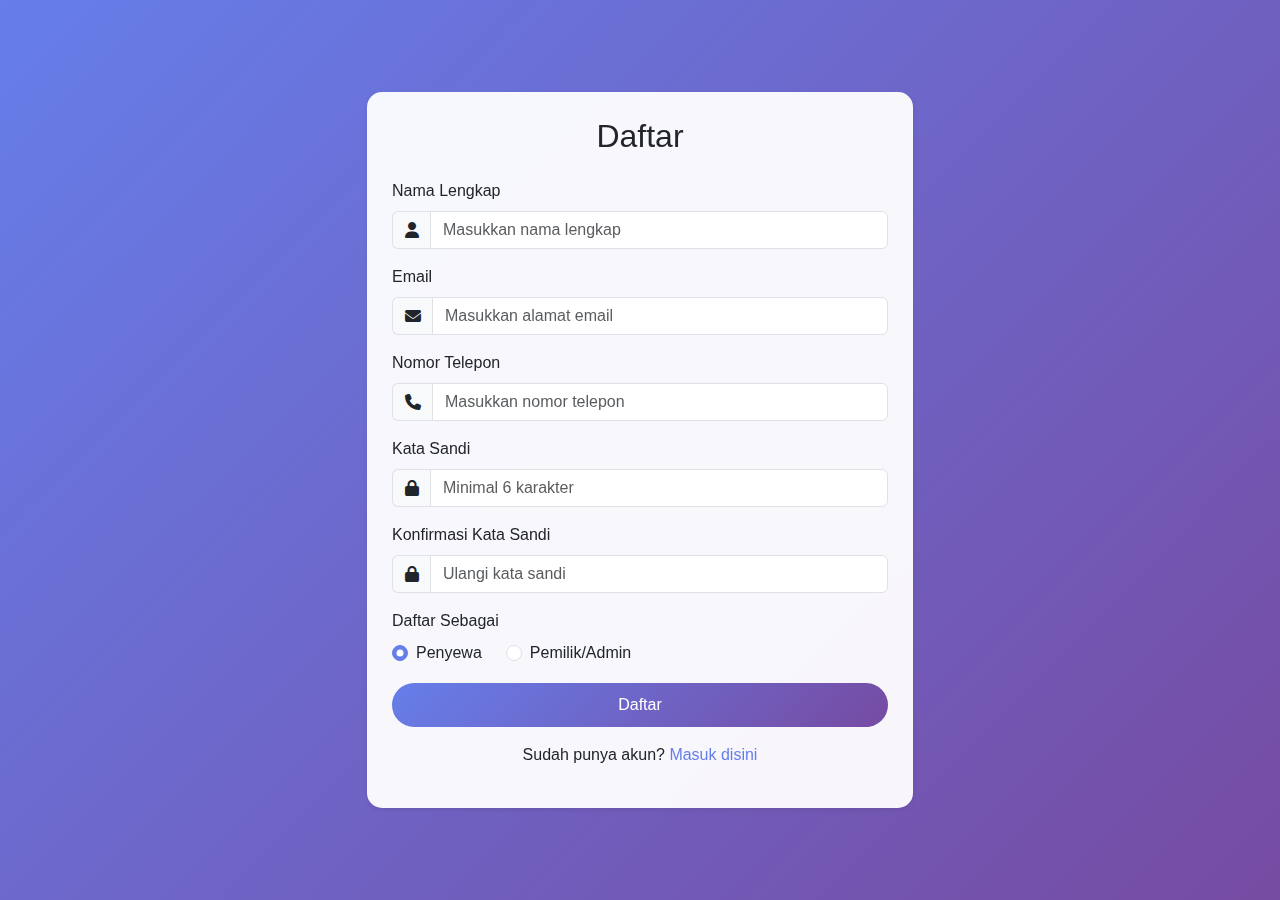
<file: signup.html>
<!DOCTYPE html>
<html lang="id">
<head>
    <meta charset="UTF-8">
    <meta name="viewport" content="width=device-width, initial-scale=1.0">
    <title>Daftar Akun - Sistem Kos</title>
    <link href="https://cdnjs.cloudflare.com/ajax/libs/bootstrap/5.3.0/css/bootstrap.min.css" rel="stylesheet">
    <link href="https://cdnjs.cloudflare.com/ajax/libs/font-awesome/6.4.0/css/all.min.css" rel="stylesheet">
    <style>
        body {
            background: linear-gradient(135deg, #667eea 0%, #764ba2 100%);
            min-height: 100vh;
            display: flex;
            align-items: center;
            justify-content: center;
            font-family: 'Segoe UI', Tahoma, Geneva, Verdana, sans-serif;
            padding: 20px 0; /* Added padding for scroll */
        }
        .auth-form {
            background: rgba(255, 255, 255, 0.95);
            border-radius: 15px;
            box-shadow: 0 8px 32px rgba(0, 0, 0, 0.1);
            backdrop-filter: blur(10px);
            border: 1px solid rgba(255, 255, 255, 0.2);
        }
        .input-group-text {
            background-color: #f8f9fa;
            border-right: none;
        }
        .form-control:focus {
            border-color: #667eea;
            box-shadow: 0 0 0 0.2rem rgba(102, 126, 234, 0.25);
        }
        .btn-primary {
            background: linear-gradient(135deg, #667eea 0%, #764ba2 100%);
            border: none;
            border-radius: 25px;
            padding: 10px 30px;
            font-weight: 500;
        }
        .btn-primary:hover {
            transform: translateY(-2px);
            box-shadow: 0 4px 15px rgba(102, 126, 234, 0.3);
        }
        .form-check-input:checked {
            background-color: #667eea;
            border-color: #667eea;
        }
        .form-links a {
            color: #667eea;
            text-decoration: none;
            font-weight: 500;
        }
        .form-links a:hover {
            text-decoration: underline;
        }
        /* Styles for error messages if you were to add them statically or via JS */
        .is-invalid {
            border-color: #dc3545 !important;
        }
        .invalid-feedback {
            display: none; /* Hide by default, show with JS if needed for static validation */
            width: 100%;
            margin-top: .25rem;
            font-size: .875em;
            color: #dc3545;
        }
    </style>
</head>
<body>
    <div class="container">
        <div class="row justify-content-center">
            <div class="col-md-6">
                <div class="card auth-form shadow-sm">
                    <div class="card-body p-4">
                        <h2 class="text-center mb-4">Daftar</h2>
                        <form action="#" method="post">
                            <div class="mb-3">
                                <label for="name" class="form-label">Nama Lengkap</label>
                                <div class="input-group">
                                    <span class="input-group-text"><i class="fas fa-user"></i></span>
                                    <input type="text" name="name" class="form-control" value="" id="name" placeholder="Masukkan nama lengkap">
                                </div>
                                </div>
                            <div class="mb-3">
                                <label for="email" class="form-label">Email</label>
                                <div class="input-group">
                                    <span class="input-group-text"><i class="fas fa-envelope"></i></span>
                                    <input type="email" name="email" class="form-control" value="" id="email" placeholder="Masukkan alamat email">
                                </div>
                                </div>
                            <div class="mb-3">
                                <label for="phone" class="form-label">Nomor Telepon</label>
                                <div class="input-group">
                                    <span class="input-group-text"><i class="fas fa-phone"></i></span>
                                    <input type="text" name="phone" class="form-control" value="" id="phone" placeholder="Masukkan nomor telepon">
                                </div>
                                </div>
                            <div class="mb-3">
                                <label for="password" class="form-label">Kata Sandi</label>
                                <div class="input-group">
                                    <span class="input-group-text"><i class="fas fa-lock"></i></span>
                                    <input type="password" name="password" class="form-control" value="" id="password" placeholder="Minimal 6 karakter">
                                </div>
                                </div>
                            <div class="mb-3">
                                <label for="confirm_password" class="form-label">Konfirmasi Kata Sandi</label>
                                <div class="input-group">
                                    <span class="input-group-text"><i class="fas fa-lock"></i></span>
                                    <input type="password" name="confirm_password" class="form-control" value="" id="confirm_password" placeholder="Ulangi kata sandi">
                                </div>
                                </div>
                            <div class="mb-3">
                                <label class="form-label">Daftar Sebagai</label>
                                <div class="d-flex">
                                    <div class="form-check me-4">
                                        <input class="form-check-input" type="radio" name="role" id="role_tenant" value="tenant" checked>
                                        <label class="form-check-label" for="role_tenant">
                                            Penyewa
                                        </label>
                                    </div>
                                    <div class="form-check">
                                        <input class="form-check-input" type="radio" name="role" id="role_admin" value="admin">
                                        <label class="form-check-label" for="role_admin">
                                            Pemilik/Admin
                                        </label>
                                    </div>
                                </div>
                                </div>
                            <div class="d-grid">
                                <button type="submit" class="btn btn-primary">Daftar</button>
                            </div>
                        </form>
                        <div class="text-center mt-3 form-links">
                            <p>Sudah punya akun? <a href="login.html">Masuk disini</a></p>
                        </div>
                    </div>
                </div>
            </div>
        </div>
    </div>

    <script src="https://cdnjs.cloudflare.com/ajax/libs/bootstrap/5.3.0/js/bootstrap.bundle.min.js"></script>
</body>
</html>
</file>
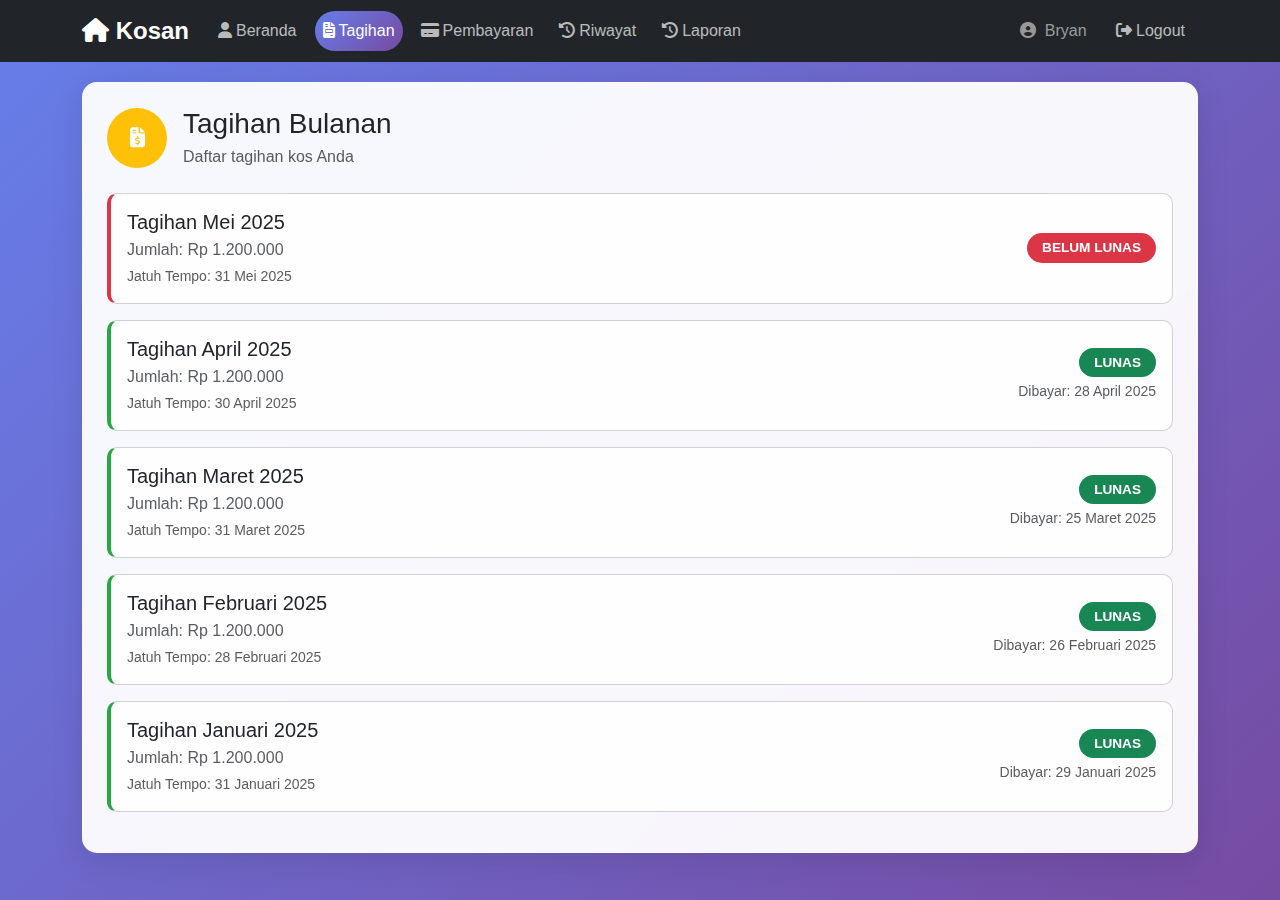
<file: tagihan.html>
<!DOCTYPE html>
<html lang="id">
<head>
    <meta charset="UTF-8">
    <meta name="viewport" content="width=device-width, initial-scale=1.0">
    <title>Tagihan - Sistem Kos</title>
    <link href="https://cdnjs.cloudflare.com/ajax/libs/bootstrap/5.3.0/css/bootstrap.min.css" rel="stylesheet">
    <link href="https://cdnjs.cloudflare.com/ajax/libs/font-awesome/6.4.0/css/all.min.css" rel="stylesheet">
    <style>
        body {
            background: linear-gradient(135deg, #667eea 0%, #764ba2 100%);
            min-height: 100vh;
            font-family: 'Segoe UI', Tahoma, Geneva, Verdana, sans-serif;
        }
        
        .navbar-brand {
            font-weight: bold;
            font-size: 1.5rem;
        }
        
        .main-container {
            margin-top: 20px;
            margin-bottom: 20px;
        }
        
        .profile-card {
            background: rgba(255, 255, 255, 0.95);
            border-radius: 15px;
            box-shadow: 0 8px 32px rgba(0, 0, 0, 0.1);
            backdrop-filter: blur(10px);
            border: 1px solid rgba(255, 255, 255, 0.2);
        }
        
        .navbar-nav .nav-link {
            border-radius: 25px;
            margin: 0 5px;
            font-weight: 500;
            transition: all 0.3s ease;
            color: rgba(255,255,255,0.7);
        }
        
        .navbar-nav .nav-link.active {
            background: linear-gradient(135deg, #667eea 0%, #764ba2 100%);
            color: white !important;
        }
        
        .navbar-nav .nav-link:hover {
            background-color: rgba(102, 126, 234, 0.1);
            color: white;
        }
        
        .status-paid {
            color: #28a745;
            font-weight: bold;
        }
        
        .status-unpaid {
            color: #dc3545;
            font-weight: bold;
        }
        
        .bill-card {
            background: rgba(255, 255, 255, 0.9);
            border-radius: 10px;
            margin-bottom: 15px;
            border-left: 4px solid #667eea;
            transition: all 0.3s ease;
        }
        
        .bill-card:hover {
            transform: translateY(-2px);
            box-shadow: 0 4px 15px rgba(0, 0, 0, 0.1);
        }
        
        .bill-card.paid {
            border-left-color: #28a745;
        }
        
        .bill-card.unpaid {
            border-left-color: #dc3545;
        }
        
        .badge {
            border-radius: 20px;
            padding: 8px 15px;
            font-size: 0.85rem;
        }
    </style>
</head>
<body>
    <nav class="navbar navbar-expand-lg navbar-dark bg-dark">
        <div class="container">
            <a class="navbar-brand" href="#"><i class="fas fa-home"></i> Kosan</a>
            <button class="navbar-toggler" type="button" data-bs-toggle="collapse" data-bs-target="#navbarNav">
                <span class="navbar-toggler-icon"></span>
            </button>
            <div class="collapse navbar-collapse" id="navbarNav">
                <ul class="navbar-nav me-auto">
                    <li class="nav-item">
                        <a class="nav-link" href="beranda.html">
                            <i class="fas fa-user me-1"></i>Beranda
                        </a>
                    </li>
                    <li class="nav-item">
                        <a class="nav-link active" href="tagihan.html">
                            <i class="fas fa-file-invoice me-1"></i>Tagihan
                        </a>
                    </li>
                    <li class="nav-item">
                        <a class="nav-link" href="pembayaran.html">
                            <i class="fas fa-credit-card me-1"></i>Pembayaran
                        </a>
                    </li>
                    <li class="nav-item">
                        <a class="nav-link" href="riwayat.html">
                            <i class="fas fa-history me-1"></i>Riwayat
                        </a>
                    </li>
                    <li class="nav-item">
                        <a class="nav-link" href="laporan.html">
                            <i class="fas fa-history me-1"></i>Laporan
                        </a>
                    </li>
                </ul>
                <div class="navbar-nav">
                    <span class="navbar-text me-3">
                        <i class="fas fa-user-circle me-1"></i>
                        <span id="currentUser">Bryan</span>
                    </span>
                    <a class="nav-link" href="#" onclick="logout()">
                        <i class="fas fa-sign-out-alt"></i> Logout
                    </a>
                </div>
            </div>
        </div>
    </nav>

    <div class="container main-container">
        <div class="profile-card">
            <div class="card-body p-4">
                <div class="d-flex align-items-center mb-4">
                    <div class="bg-warning rounded-circle d-flex align-items-center justify-content-center me-3" 
                         style="width: 60px; height: 60px;">
                        <i class="fas fa-file-invoice-dollar fa-lg text-white"></i>
                    </div>
                    <div>
                        <h3 class="mb-1">Tagihan Bulanan</h3>
                        <p class="text-muted mb-0">Daftar tagihan kos Anda</p>
                    </div>
                </div>

                <div id="billsList">
                    <!-- Tagihan akan dimuat di sini -->
                </div>
            </div>
        </div>
    </div>

    <script src="https://cdnjs.cloudflare.com/ajax/libs/bootstrap/5.3.0/js/bootstrap.bundle.min.js"></script>
    <script>
        let billsData = [
            {
                id: 1,
                month: 'Mei 2025',
                amount: 1200000,
                dueDate: '2025-05-31',
                status: 'unpaid',
                paidDate: null
            },
            {
                id: 2,
                month: 'April 2025',
                amount: 1200000,
                dueDate: '2025-04-30',
                status: 'paid',
                paidDate: '2025-04-28'
            },
            {
                id: 3,
                month: 'Maret 2025',
                amount: 1200000,
                dueDate: '2025-03-31',
                status: 'paid',
                paidDate: '2025-03-25'
            },
            {
                id: 4,
                month: 'Februari 2025',
                amount: 1200000,
                dueDate: '2025-02-28',
                status: 'paid',
                paidDate: '2025-02-26'
            },
            {
                id: 5,
                month: 'Januari 2025',
                amount: 1200000,
                dueDate: '2025-01-31',
                status: 'paid',
                paidDate: '2025-01-29'
            }
        ];

        function formatCurrency(amount) {
            return new Intl.NumberFormat('id-ID', { style: 'currency', currency: 'IDR', minimumFractionDigits: 0 }).format(amount);
        }

        function formatDisplayDate(dateString) {
            if (!dateString) return '-';
            const [year, month, day] = dateString.split('-');
            const dateObj = new Date(year, month - 1, day);
            return dateObj.toLocaleDateString('id-ID', { day: 'numeric', month: 'long', year: 'numeric' });
        }

        function loadBills() {
            const billsListDiv = document.getElementById('billsList');
            billsListDiv.innerHTML = ''; 

            const savedBills = localStorage.getItem('billsData');
            if (savedBills) {
                billsData = JSON.parse(savedBills);
            }

            if (billsData.length === 0) {
                billsListDiv.innerHTML = '<p class="text-center text-muted">Tidak ada data tagihan.</p>';
                return;
            }

            billsData.forEach(bill => {
                const billCard = document.createElement('div');
                billCard.className = `card bill-card p-3 mb-3 ${bill.status}`;
                
                let statusText, statusClass;
                if (bill.status === 'paid') {
                    statusText = 'LUNAS';
                    statusClass = 'status-paid';
                } else {
                    statusText = 'BELUM LUNAS';
                    statusClass = 'status-unpaid';
                }

                billCard.innerHTML = `
                    <div class="d-flex justify-content-between align-items-center">
                        <div>
                            <h5 class="mb-1">Tagihan ${bill.month}</h5>
                            <p class="mb-1 text-muted">Jumlah: ${formatCurrency(bill.amount)}</p>
                            <p class="mb-0 text-muted small">Jatuh Tempo: ${formatDisplayDate(bill.dueDate)}</p>
                        </div>
                        <div class="text-end">
                            <span class="badge ${bill.status === 'paid' ? 'bg-success' : 'bg-danger'}">${statusText}</span>
                            ${bill.status === 'paid' ? `<p class="small text-muted mt-1 mb-0">Dibayar: ${formatDisplayDate(bill.paidDate)}</p>` : ''}
                        </div>
                    </div>
                `;
                billsListDiv.appendChild(billCard);
            });
        }

        function logout() {
            localStorage.clear();
            alert('Anda telah logout.');
            window.location.href = 'index.html'; 
        }

        document.addEventListener('DOMContentLoaded', function() {
            const savedProfile = localStorage.getItem('userProfile');
            if (savedProfile) {
                const userProfile = JSON.parse(savedProfile);
                document.getElementById('currentUser').textContent = userProfile.name.split(' ')[0];
            }
            
            loadBills();
        });
    </script>
</body>
</html>
</file>
